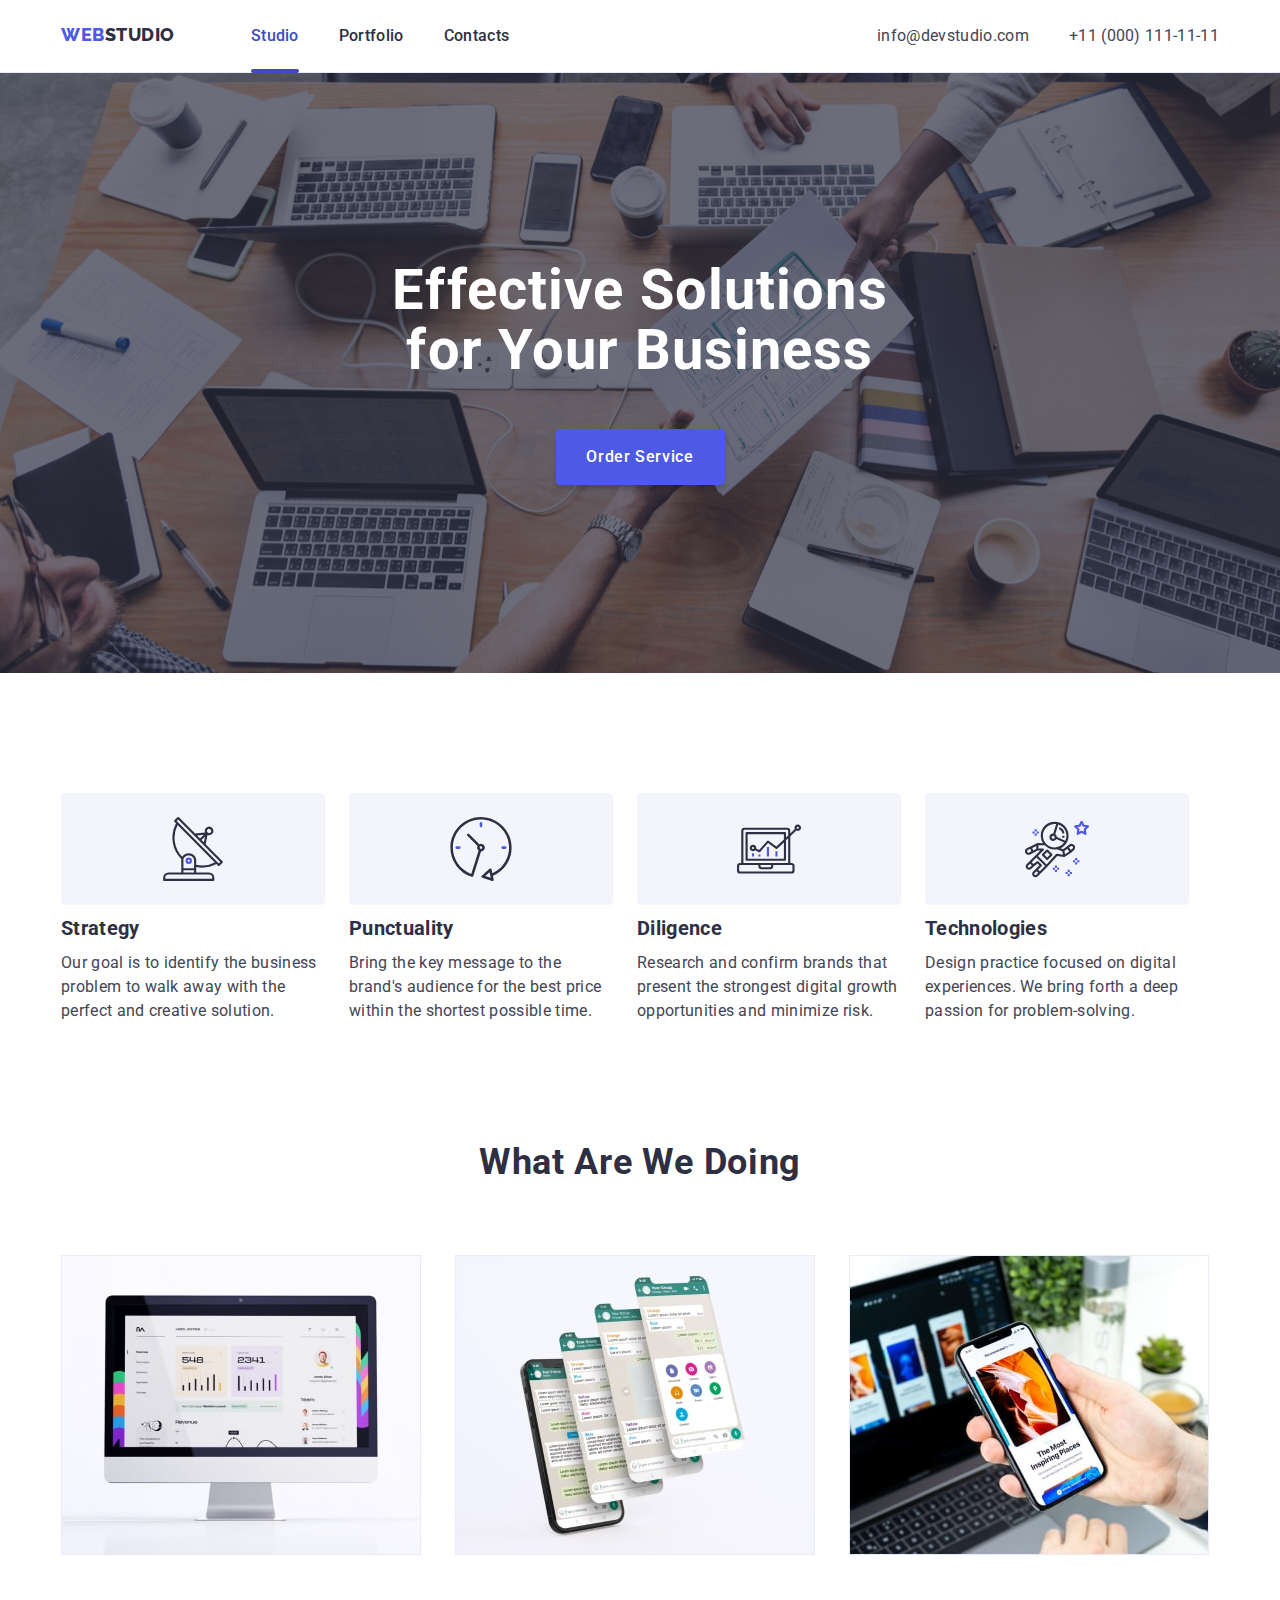
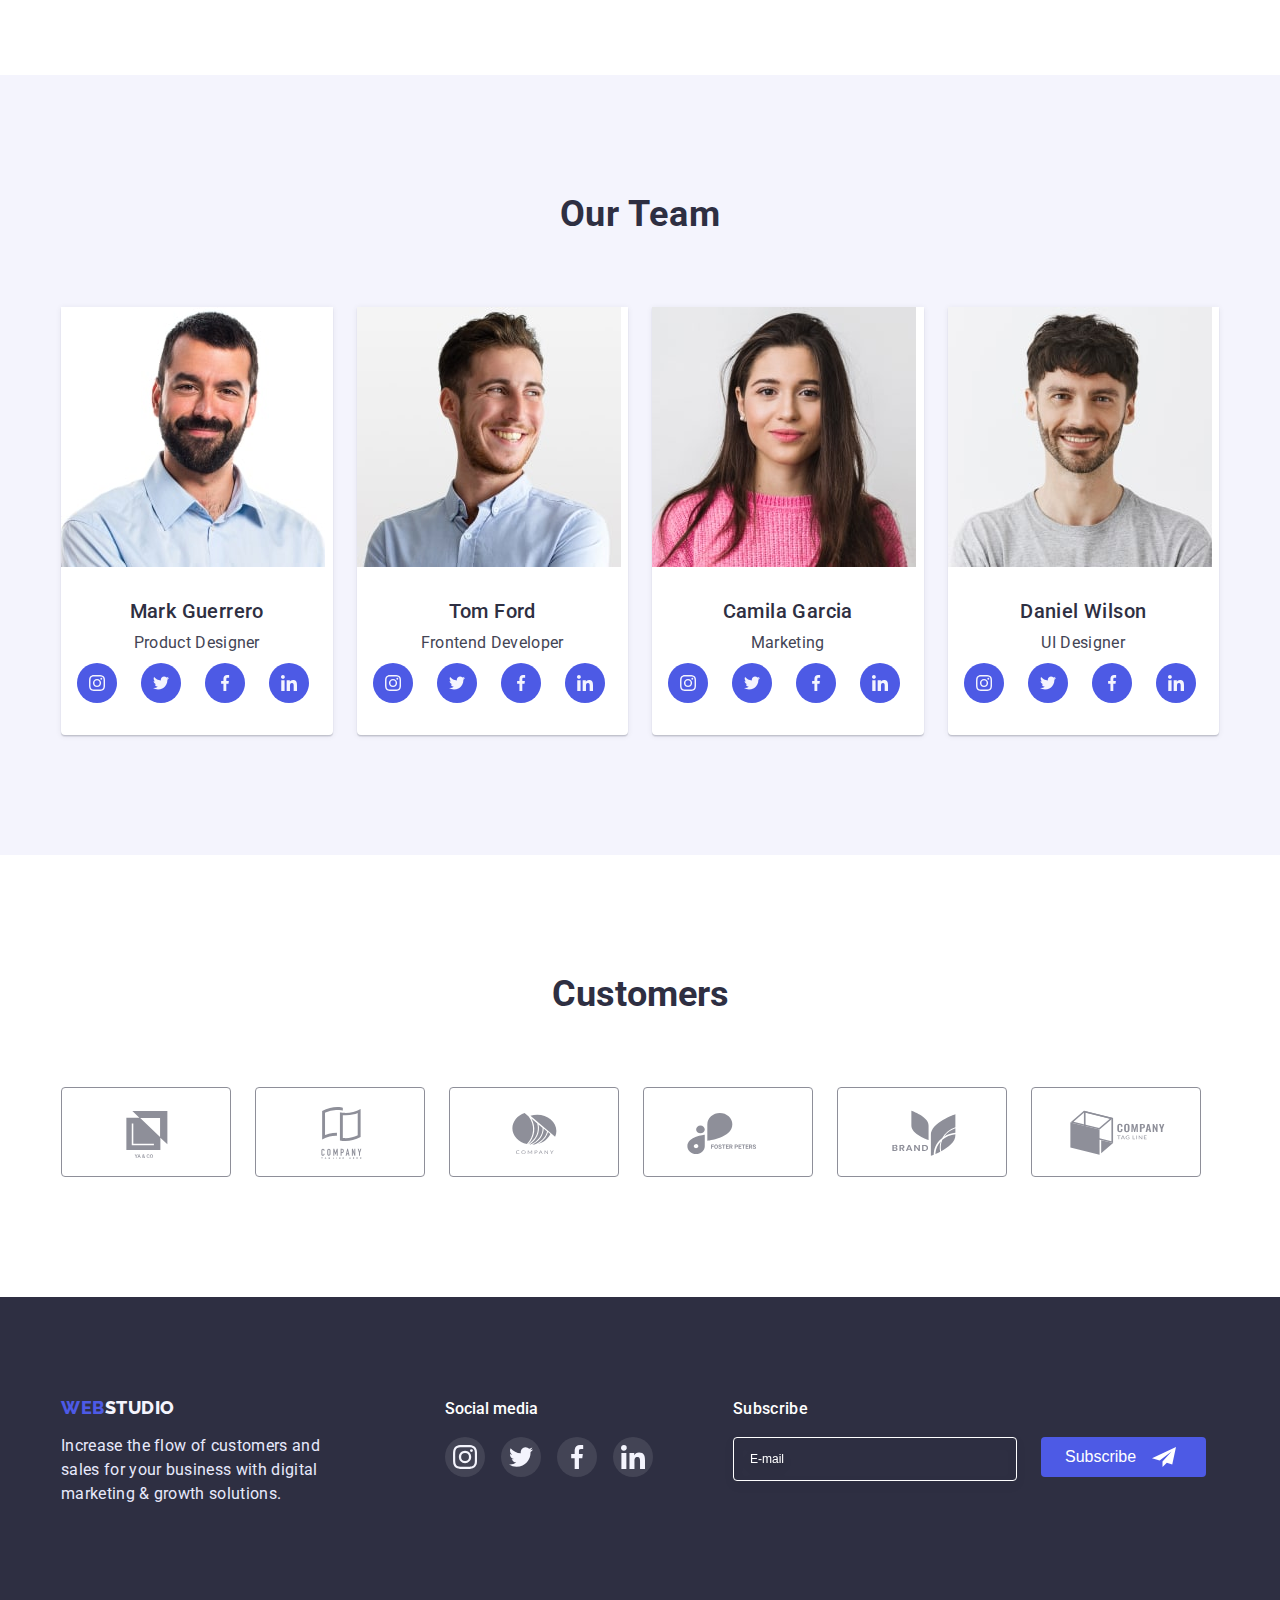
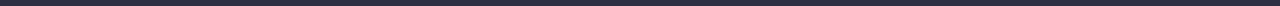
<file: index.html>
<!DOCTYPE html>
<html lang="en">
    <head>
        <meta charset="UTF-8" />
        <meta http-equiv="X-UA-Compatible" content="IE=edge" />
        <meta name="viewport" content="width=device-width, initial-scale=1.0" />
        <title>WebStusio</title>
        <link
            rel="stylesheet"
            href="https://cdnjs.cloudflare.com/ajax/libs/modern-normalize/1.1.0/modern-normalize.min.css"
            integrity="sha512-wpPYUAdjBVSE4KJnH1VR1HeZfpl1ub8YT/NKx4PuQ5NmX2tKuGu6U/JRp5y+Y8XG2tV+wKQpNHVUX03MfMFn9Q=="
            crossorigin="anonymous"
            referrerpolicy="no-referrer"
        />
        <link rel="preconnect" href="https://fonts.googleapis.com" />
        <link rel="preconnect" href="https://fonts.gstatic.com" crossorigin />
        <link href="https://fonts.googleapis.com/css2?family=Raleway:wght@800&family=Roboto:wght@400;500;700&display=swap" rel="stylesheet" />
        <link rel="stylesheet" href="./css/styles.css" />
    </head>
    <body>
        <header class="header">
            <div class="container header-container">
                <nav class="nav">
                    <a class="header-logo" href="./index.html">Web<span class="logo-sufix">Studio</span></a>
                    <ul class="nav-list">
                        <li class="nav-list-item curent"><a class="nav-list-item-link" href="./index.html">Studio</a></li>
                        <li class="nav-list-item"><a class="nav-list-item-link" href="./portfolio.html">Portfolio</a></li>
                        <li class="nav-list-item"><a class="nav-list-item-link" href="">Contacts</a></li>
                    </ul>
                </nav>
                <address class="address">
                    <ul class="address-list">
                        <li><a class="address-list-item" href="mailto:info@devstudio.com">info@devstudio.com</a></li>
                        <li><a class="address-list-item" href="tel:+110001111111">+11 (000) 111-11-11</a></li>
                    </ul>
                </address>
            </div>
        </header>
        <main>
            <section class="hero">
                <div class="container">
                    <h1 class="hero-title">Effective Solutions for Your Business</h1>
                    <button class="hero-btn btn" data-modal-open>Order Service</button>
                </div>
            </section>
            <section class="strategy">
                <div class="container">
                    <h2 class="visually-hidden">Strategy</h2>
                    <ul class="strategy-list">
                        <li class="strategy-list-item">
                            <div class="strategy-list-item-icon-container">
                                <svg class="strategy-list-item-icon">
                                    <use href="./images/icons.svg#icon-antenna"></use>
                                </svg>
                            </div>
                            <h3 class="strategy-list-item-title">Strategy</h3>
                            <p>Our goal is to identify the business problem to walk away with the perfect and creative solution.</p>
                        </li>
                        <li class="strategy-list-item">
                            <div class="strategy-list-item-icon-container">
                                <svg class="strategy-list-item-icon">
                                    <use href="./images/icons.svg#icon-clock"></use>
                                </svg>
                            </div>
                            <h3 class="strategy-list-item-title">Punctuality</h3>
                            <p>Bring the key message to the brand's audience for the best price within the shortest possible time.</p>
                        </li>
                        <li class="strategy-list-item">
                            <div class="strategy-list-item-icon-container">
                                <svg class="strategy-list-item-icon">
                                    <use href="./images/icons.svg#icon-diagram"></use>
                                </svg>
                            </div>
                            <h3 class="strategy-list-item-title">Diligence</h3>
                            <p>Research and confirm brands that present the strongest digital growth opportunities and minimize risk.</p>
                        </li>
                        <li class="strategy-list-item">
                            <div class="strategy-list-item-icon-container">
                                <svg class="strategy-list-item-icon">
                                    <use href="./images/icons.svg#icon-astronaut"></use>
                                </svg>
                            </div>
                            <h3 class="strategy-list-item-title">Technologies</h3>
                            <p>Design practice focused on digital experiences. We bring forth a deep passion for problem-solving.</p>
                        </li>
                    </ul>
                </div>
            </section>
            <section class="work">
                <div class="container">
                    <h2 class="work-title">What are we doing</h2>
                    <ul class="work-list">
                        <li class="work-list-item"><img src="./images/img1.jpg" alt="img1" width="360" /></li>
                        <li class="work-list-item"><img src="./images/img2.jpg" alt="img2" width="360" /></li>
                        <li class="work-list-item"><img src="./images/img3.jpg" alt="img3" width="360" /></li>
                    </ul>
                </div>
            </section>
            <section class="team">
                <div class="container">
                    <h2 class="team-title">Our Team</h2>
                    <ul class="team-list">
                        <li class="team-list-item">
                            <img src="./images/team1.jpg" alt="Mark" width="264" />
                            <div class="team-list-item-wrapper-text">
                                <h3 class="team-list-item-name">Mark Guerrero</h3>
                                <p class="team-list-item-role">Product Designer</p>
                                <ul class="team-list-item-wrapper-links">
                                    <li>
                                        <a href="" class="team-list-link">
                                            <svg class="team-list-link-icon">
                                                <use href="./images/icons.svg#icon-instagram"></use>
                                            </svg>
                                        </a>
                                    </li>
                                    <li>
                                        <a href="" class="team-list-link">
                                            <svg class="team-list-link-icon">
                                                <use href="./images/icons.svg#icon-twitter"></use>
                                            </svg>
                                        </a>
                                    </li>
                                    <li>
                                        <a href="" class="team-list-link">
                                            <svg class="team-list-link-icon">
                                                <use href="./images/icons.svg#icon-facebook"></use>
                                            </svg>
                                        </a>
                                    </li>
                                    <li>
                                        <a href="" class="team-list-link">
                                            <svg class="team-list-link-icon">
                                                <use href="./images/icons.svg#icon-linkedin"></use>
                                            </svg>
                                        </a>
                                    </li>
                                </ul>
                            </div>
                        </li>
                        <li class="team-list-item">
                            <img src="./images/team2.jpg" alt="Tom" width="264" />
                            <div class="team-list-item-wrapper-text">
                                <h3 class="team-list-item-name">Tom Ford</h3>
                                <p class="team-list-item-role">Frontend Developer</p>
                                <ul class="team-list-item-wrapper-links">
                                    <li>
                                        <a href="" class="team-list-link">
                                            <svg class="team-list-link-icon">
                                                <use href="./images/icons.svg#icon-instagram"></use>
                                            </svg>
                                        </a>
                                    </li>
                                    <li>
                                        <a href="" class="team-list-link">
                                            <svg class="team-list-link-icon">
                                                <use href="./images/icons.svg#icon-twitter"></use>
                                            </svg>
                                        </a>
                                    </li>
                                    <li>
                                        <a href="" class="team-list-link">
                                            <svg class="team-list-link-icon">
                                                <use href="./images/icons.svg#icon-facebook"></use>
                                            </svg>
                                        </a>
                                    </li>
                                    <li>
                                        <a href="" class="team-list-link">
                                            <svg class="team-list-link-icon">
                                                <use href="./images/icons.svg#icon-linkedin"></use>
                                            </svg>
                                        </a>
                                    </li>
                                </ul>
                            </div>
                        </li>
                        <li class="team-list-item">
                            <img src="./images/team3.jpg" alt="Camila" width="264" />
                            <div class="team-list-item-wrapper-text">
                                <h3 class="team-list-item-name">Camila Garcia</h3>
                                <p class="team-list-item-role">Marketing</p>
                                <ul class="team-list-item-wrapper-links">
                                    <li>
                                        <a href="" class="team-list-link">
                                            <svg class="team-list-link-icon">
                                                <use href="./images/icons.svg#icon-instagram"></use>
                                            </svg>
                                        </a>
                                    </li>
                                    <li>
                                        <a href="" class="team-list-link">
                                            <svg class="team-list-link-icon">
                                                <use href="./images/icons.svg#icon-twitter"></use>
                                            </svg>
                                        </a>
                                    </li>
                                    <li>
                                        <a href="" class="team-list-link">
                                            <svg class="team-list-link-icon">
                                                <use href="./images/icons.svg#icon-facebook"></use>
                                            </svg>
                                        </a>
                                    </li>
                                    <li>
                                        <a href="" class="team-list-link">
                                            <svg class="team-list-link-icon">
                                                <use href="./images/icons.svg#icon-linkedin"></use>
                                            </svg>
                                        </a>
                                    </li>
                                </ul>
                            </div>
                        </li>
                        <li class="team-list-item">
                            <img src="./images/team4.jpg" alt="Daniel" width="264" />
                            <div class="team-list-item-wrapper-text">
                                <h3 class="team-list-item-name">Daniel Wilson</h3>
                                <p class="team-list-item-role">UI Designer</p>
                                <ul class="team-list-item-wrapper-links">
                                    <li>
                                        <a href="" class="team-list-link">
                                            <svg class="team-list-link-icon">
                                                <use href="./images/icons.svg#icon-instagram"></use>
                                            </svg>
                                        </a>
                                    </li>
                                    <li>
                                        <a href="" class="team-list-link">
                                            <svg class="team-list-link-icon">
                                                <use href="./images/icons.svg#icon-twitter"></use>
                                            </svg>
                                        </a>
                                    </li>
                                    <li>
                                        <a href="" class="team-list-link">
                                            <svg class="team-list-link-icon">
                                                <use href="./images/icons.svg#icon-facebook"></use>
                                            </svg>
                                        </a>
                                    </li>
                                    <li>
                                        <a href="" class="team-list-link">
                                            <svg class="team-list-link-icon">
                                                <use href="./images/icons.svg#icon-linkedin"></use>
                                            </svg>
                                        </a>
                                    </li>
                                </ul>
                            </div>
                        </li>
                    </ul>
                </div>
            </section>
            <section class="customers">
                <div class="container">
                    <h2 class="customers-title">Customers</h2>
                    <ul class="customers-list">
                        <li>
                            <a href="" class="customers-list-item-link">
                                <svg class="customers-list-item-icon">
                                    <use href="./images/icons.svg#icon-ya-co"></use>
                                </svg>
                            </a>
                        </li>
                        <li>
                            <a href="" class="customers-list-item-link">
                                <svg class="customers-list-item-icon">
                                    <use href="./images/icons.svg#icon-tagline-here"></use>
                                </svg>
                            </a>
                        </li>
                        <li>
                            <a href="" class="customers-list-item-link">
                                <svg class="customers-list-item-icon">
                                    <use href="./images/icons.svg#icon-company"></use>
                                </svg>
                            </a>
                        </li>
                        <li>
                            <a href="" class="customers-list-item-link">
                                <svg class="customers-list-item-icon">
                                    <use href="./images/icons.svg#icon-foster-peters"></use>
                                </svg>
                            </a>
                        </li>
                        <li>
                            <a href="" class="customers-list-item-link">
                                <svg class="customers-list-item-icon">
                                    <use href="./images/icons.svg#icon-brand"></use>
                                </svg>
                            </a>
                        </li>
                        <li>
                            <a href="" class="customers-list-item-link">
                                <svg class="customers-list-item-icon">
                                    <use href="./images/icons.svg#icon-tagline"></use>
                                </svg>
                            </a>
                        </li>
                    </ul>
                </div>
            </section>
        </main>
        <footer class="footer">
            <div class="container footer-container">
                <div class="footer-left">
                    <a class="logo-footer" href="./index.html">Web<span class="logo-sufix-footer">Studio</span></a>
                    <p class="footer-text">Increase the flow of customers and sales for your business with digital marketing & growth solutions.</p>
                </div>

                <div class="footer-social">
                    <p class="footer-social-title">Social media</p>
                    <ul class="footer-social-list-links">
                        <li>
                            <a href="" class="footer-social-link">
                                <svg class="footer-social-link-icon">
                                    <use href="./images/icons.svg#icon-instagram"></use>
                                </svg>
                            </a>
                        </li>
                        <li>
                            <a href="" class="footer-social-link">
                                <svg class="footer-social-link-icon">
                                    <use href="./images/icons.svg#icon-twitter"></use>
                                </svg>
                            </a>
                        </li>
                        <li>
                            <a href="" class="footer-social-link">
                                <svg class="footer-social-link-icon">
                                    <use href="./images/icons.svg#icon-facebook"></use>
                                </svg>
                            </a>
                        </li>
                        <li>
                            <a href="" class="footer-social-link">
                                <svg class="footer-social-link-icon">
                                    <use href="./images/icons.svg#icon-linkedin"></use>
                                </svg>
                            </a>
                        </li>
                    </ul>
                </div>
                <div class="subscribe">
                    <p class="subscribe-text">Subscribe</p>
                    <form class="form-subscribe" action="form-subscribe">
                        <input class="subscribe-email" placeholder="E-mail" type="email" name="subscribe-email" id="subscribe-email" />
                        <button class="subscribe-submit" type="submit">
                            <span class="subscribe-submit-text">Subscribe</span>
                            <svg class="subscribe-submit-icon">
                                <use href="./images/icons.svg#icon-telegram"></use>
                            </svg>
                        </button>
                    </form>
                </div>
            </div>
        </footer>

        <div class="backdrop is-hidden" data-modal>
            <div class="modal">
                <button type="button" data-modal-close class="modal-close-btn">
                    <svg class="modal-close-btn-icon">
                        <use href="./images/icons.svg#icon-close-btn"></use>
                    </svg>
                </button>
                <form action="order-form" class="order-form">
                    <p class="modal-title">Leave your contacts and we will call you back</p>
                    <label for="user-name" class="order-form-label">Name</label>
                    <div class="modal-input-wraper">
                        <input type="text" name="user-name" id="user-name" class="order-form-input" />
                        <svg class="modal-input-icon">
                            <use href="./images/icons.svg#icon-person"></use>
                        </svg>
                    </div>
                    <label for="phone-number" class="order-form-label">Phone</label>
                    <div class="modal-input-wraper">
                        <input type="tel" name="phone-number" id="phone-number" class="order-form-input" />
                        <svg class="modal-input-icon">
                            <use href="./images/icons.svg#icon-phone"></use>
                        </svg>
                    </div>
                    <label for="user-email" class="order-form-label">User email</label>
                    <div class="modal-input-wraper">
                        <input type="email" name="user-email" id="user-email" class="order-form-input" />
                        <svg class="modal-input-icon">
                            <use href="./images/icons.svg#icon-email"></use>
                        </svg>
                    </div>
                    <label for="comment" class="order-form-label">Comment</label>
                    <div class="modal-input-wraper">
                        <textarea name="comment" id="comment" class="modal-comment" placeholder="Text input"> </textarea>
                    </div>
                    <div class="checkbox-wrap">
                        <input class="privacy-policy-checkbox visually-hidden" type="checkbox" name="privacy-policy" id="privacy-policy" required />
                        <svg class="checkbox-icon">
                            <use href="./images/icons.svg#icon-check-box"></use>
                        </svg>
                        <label for="privacy-policy" class="order-form-privacy-policy"
                            >I accept the terms and conditions of the&nbsp;<a href="" class="privacy-policy">Privacy Policy</a>
                        </label>
                    </div>
                    <button class="form-submit" type="submit">Send</button>
                </form>
            </div>
        </div>

        <script src="./js/modal.js"></script>
    </body>
</html>
</file>
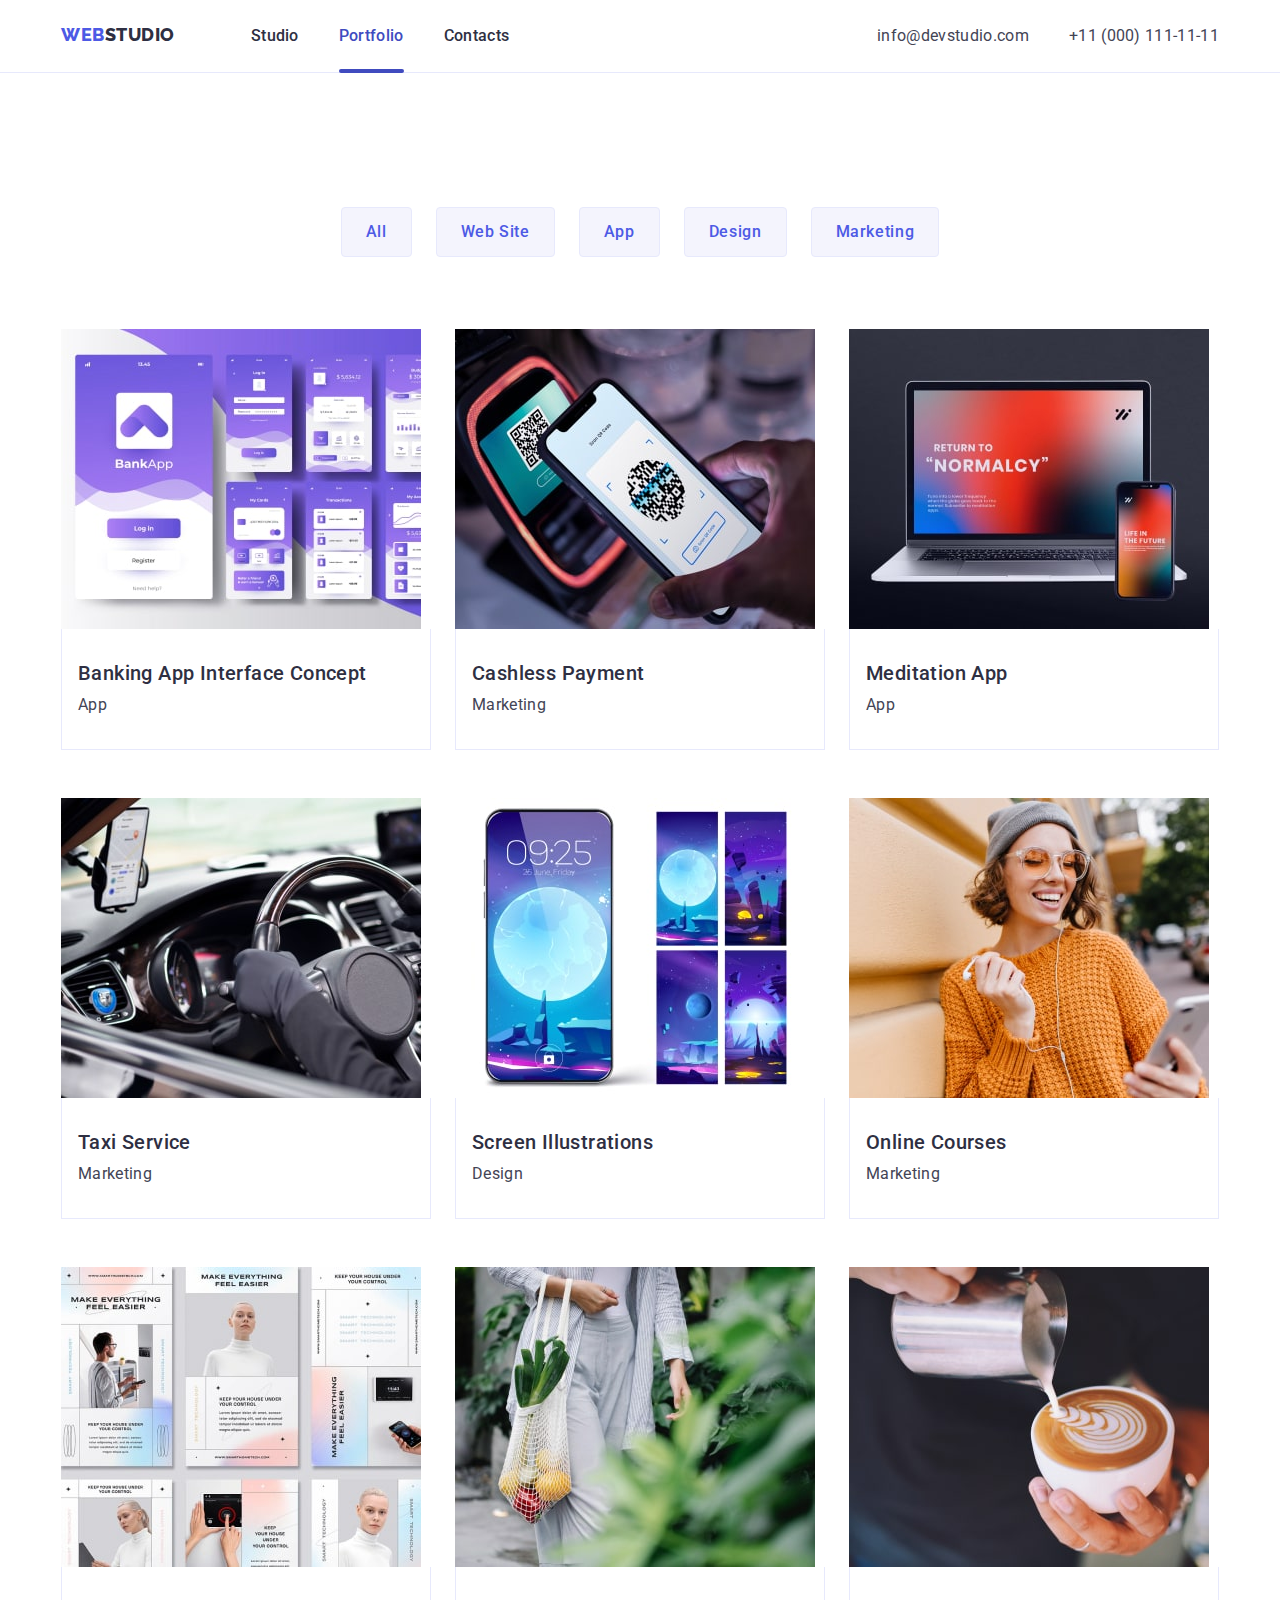
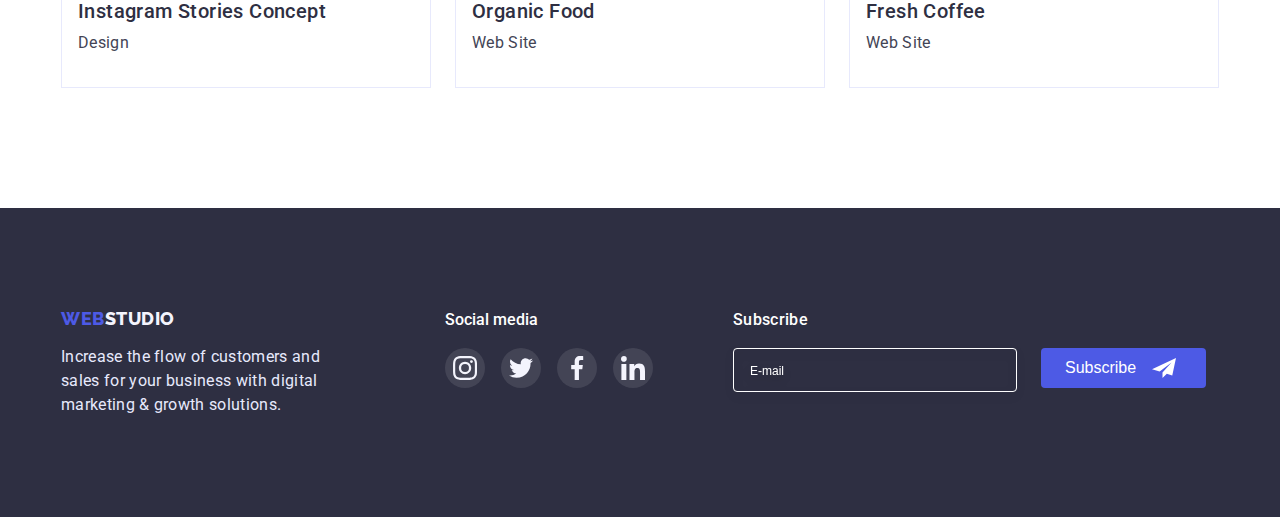
<file: portfolio.html>
<!DOCTYPE html>
<html lang="en">
    <head>
        <meta charset="UTF-8" />
        <meta http-equiv="X-UA-Compatible" content="IE=edge" />
        <meta name="viewport" content="width=device-width, initial-scale=1.0" />
        <title>WebStusio</title>
        <link
            rel="stylesheet"
            href="https://cdnjs.cloudflare.com/ajax/libs/modern-normalize/1.1.0/modern-normalize.min.css"
            integrity="sha512-wpPYUAdjBVSE4KJnH1VR1HeZfpl1ub8YT/NKx4PuQ5NmX2tKuGu6U/JRp5y+Y8XG2tV+wKQpNHVUX03MfMFn9Q=="
            crossorigin="anonymous"
            referrerpolicy="no-referrer"
        />
        <link rel="preconnect" href="https://fonts.googleapis.com" />
        <link rel="preconnect" href="https://fonts.gstatic.com" crossorigin />
        <link href="https://fonts.googleapis.com/css2?family=Raleway:wght@800&family=Roboto:wght@400;500;700&display=swap" rel="stylesheet" />
        <link rel="stylesheet" href="./css/styles.css" />
    </head>
    <body>
        <header class="header">
            <div class="container header-container">
                <nav class="nav">
                    <a class="header-logo" href="./index.html">Web<span class="logo-sufix">Studio</span></a>
                    <ul class="nav-list">
                        <li class="nav-list-item"><a class="nav-list-item-link" href="./index.html">Studio</a></li>
                        <li class="nav-list-item curent"><a class="nav-list-item-link" href="./portfolio.html">Portfolio</a></li>
                        <li class="nav-list-item"><a class="nav-list-item-link" href="">Contacts</a></li>
                    </ul>
                </nav>
                <address class="address">
                    <ul class="address-list">
                        <li><a class="address-list-item" href="mailto:info@devstudio.com">info@devstudio.com</a></li>
                        <li><a class="address-list-item" href="tel:+110001111111">+11 (000) 111-11-11</a></li>
                    </ul>
                </address>
            </div>
        </header>
        <main>
            <section class="portfolio-section">
                <div class="container">
                    <h1 class="portfolio-title">Our portfolio</h1>
                    <ul class="btn-list">
                        <li><button class="portfolio-btn-list-item btn" type="button">All</button></li>
                        <li><button class="portfolio-btn-list-item btn" type="button">Web Site</button></li>
                        <li><button class="portfolio-btn-list-item btn" type="button">App</button></li>
                        <li><button class="portfolio-btn-list-item btn" type="button">Design</button></li>
                        <li><button class="portfolio-btn-list-item btn" type="button">Marketing</button></li>
                    </ul>
                    <ul class="portfolio-list">
                        <li class="portfolio-list-item">
                            <a href="" class="portfolio-list-item-link">
                                <div class="portfolio-list-item-img-wrap">
                                    <img src="./images/portfolio/portfolio-img-1.jpg" alt="error" width="360" />
                                    <div class="portfolio-list-item-overlay">
                                        <p>
                                            14 Stylish and User-Friendly App Design Concepts · Task Manager App · Calorie Tracker App · Exotic Fruit
                                            Ecommerce App · Cloud Storage App
                                        </p>
                                    </div>
                                </div>
                                <div class="portfolio-list-item-text-wrap">
                                    <h2 class="portfolio-list-item-title">Banking App Interface Concept</h2>
                                    <p class="portfolio-list-item-subtitle">App</p>
                                </div>
                            </a>
                        </li>
                        <li class="portfolio-list-item">
                            <a href="" class="portfolio-list-item-link">
                                <div class="portfolio-list-item-img-wrap">
                                    <img src="./images/portfolio/portfolio-img-2.jpg" alt="error" width="360" />
                                    <div class="portfolio-list-item-overlay">
                                        <p>
                                            14 Stylish and User-Friendly App Design Concepts · Task Manager App · Calorie Tracker App · Exotic Fruit
                                            Ecommerce App · Cloud Storage App
                                        </p>
                                    </div>
                                </div>
                                <div class="portfolio-list-item-text-wrap">
                                    <h2 class="portfolio-list-item-title">Cashless Payment</h2>
                                    <p class="portfolio-list-item-subtitle">Marketing</p>
                                </div>
                            </a>
                        </li>
                        <li class="portfolio-list-item">
                            <a href="" class="portfolio-list-item-link">
                                <div class="portfolio-list-item-img-wrap">
                                    <img src="./images/portfolio/portfolio-img-3.jpg" alt="error" width="360" />
                                    <div class="portfolio-list-item-overlay">
                                        <p>
                                            14 Stylish and User-Friendly App Design Concepts · Task Manager App · Calorie Tracker App · Exotic Fruit
                                            Ecommerce App · Cloud Storage App
                                        </p>
                                    </div>
                                </div>
                                <div class="portfolio-list-item-text-wrap">
                                    <h2 class="portfolio-list-item-title">Meditation App</h2>
                                    <p class="portfolio-list-item-subtitle">App</p>
                                </div>
                            </a>
                        </li>
                        <li class="portfolio-list-item">
                            <a href="" class="portfolio-list-item-link">
                                <div class="portfolio-list-item-img-wrap">
                                    <img src="./images/portfolio/portfolio-img-4.jpg" alt="error" width="360" />
                                    <div class="portfolio-list-item-overlay">
                                        <p>
                                            14 Stylish and User-Friendly App Design Concepts · Task Manager App · Calorie Tracker App · Exotic Fruit
                                            Ecommerce App · Cloud Storage App
                                        </p>
                                    </div>
                                </div>
                                <div class="portfolio-list-item-text-wrap">
                                    <h2 class="portfolio-list-item-title">Taxi Service</h2>
                                    <p class="portfolio-list-item-subtitle">Marketing</p>
                                </div>
                            </a>
                        </li>
                        <li class="portfolio-list-item">
                            <a href="" class="portfolio-list-item-link">
                                <div class="portfolio-list-item-img-wrap">
                                    <img src="./images/portfolio/portfolio-img-5.jpg" alt="error" width="360" />
                                    <div class="portfolio-list-item-overlay">
                                        <p>
                                            14 Stylish and User-Friendly App Design Concepts · Task Manager App · Calorie Tracker App · Exotic Fruit
                                            Ecommerce App · Cloud Storage App
                                        </p>
                                    </div>
                                </div>
                                <div class="portfolio-list-item-text-wrap">
                                    <h2 class="portfolio-list-item-title">Screen Illustrations</h2>
                                    <p class="portfolio-list-item-subtitle">Design</p>
                                </div>
                            </a>
                        </li>
                        <li class="portfolio-list-item">
                            <a href="" class="portfolio-list-item-link">
                                <div class="portfolio-list-item-img-wrap">
                                    <img src="./images/portfolio/portfolio-img-6.jpg" alt="error" width="360" />
                                    <div class="portfolio-list-item-overlay">
                                        <p>
                                            14 Stylish and User-Friendly App Design Concepts · Task Manager App · Calorie Tracker App · Exotic Fruit
                                            Ecommerce App · Cloud Storage App
                                        </p>
                                    </div>
                                </div>
                                <div class="portfolio-list-item-text-wrap">
                                    <h2 class="portfolio-list-item-title">Online Courses</h2>
                                    <p class="portfolio-list-item-subtitle">Marketing</p>
                                </div>
                            </a>
                        </li>
                        <li class="portfolio-list-item">
                            <a href="" class="portfolio-list-item-link">
                                <div class="portfolio-list-item-img-wrap">
                                    <img src="./images/portfolio/portfolio-img-7.jpg" alt="error" width="360" />
                                    <div class="portfolio-list-item-overlay">
                                        <p>
                                            14 Stylish and User-Friendly App Design Concepts · Task Manager App · Calorie Tracker App · Exotic Fruit
                                            Ecommerce App · Cloud Storage App
                                        </p>
                                    </div>
                                </div>
                                <div class="portfolio-list-item-text-wrap">
                                    <h2 class="portfolio-list-item-title">Instagram Stories Concept</h2>
                                    <p class="portfolio-list-item-subtitle">Design</p>
                                </div>
                            </a>
                        </li>
                        <li class="portfolio-list-item">
                            <a href="" class="portfolio-list-item-link">
                                <div class="portfolio-list-item-img-wrap">
                                    <img src="./images/portfolio/portfolio-img-8.jpg" alt="error" width="360" />
                                    <div class="portfolio-list-item-overlay">
                                        <p>
                                            14 Stylish and User-Friendly App Design Concepts · Task Manager App · Calorie Tracker App · Exotic Fruit
                                            Ecommerce App · Cloud Storage App
                                        </p>
                                    </div>
                                </div>
                                <div class="portfolio-list-item-text-wrap">
                                    <h2 class="portfolio-list-item-title">Organic Food</h2>
                                    <p class="portfolio-list-item-subtitle">Web Site</p>
                                </div>
                            </a>
                        </li>
                        <li class="portfolio-list-item">
                            <a href="" class="portfolio-list-item-link">
                                <div class="portfolio-list-item-img-wrap">
                                    <img src="./images/portfolio/portfolio-img-9.jpg" alt="error" width="360" />
                                    <div class="portfolio-list-item-overlay">
                                        <p>
                                            14 Stylish and User-Friendly App Design Concepts · Task Manager App · Calorie Tracker App · Exotic Fruit
                                            Ecommerce App · Cloud Storage App
                                        </p>
                                    </div>
                                </div>
                                <div class="portfolio-list-item-text-wrap">
                                    <h2 class="portfolio-list-item-title">Fresh Coffee</h2>
                                    <p class="portfolio-list-item-subtitle">Web Site</p>
                                </div>
                            </a>
                        </li>
                    </ul>
                </div>
            </section>
        </main>
        <footer class="footer">
            <div class="container footer-container">
                <div class="footer-left">
                    <a class="logo-footer" href="./index.html">Web<span class="logo-sufix-footer">Studio</span></a>
                    <p class="footer-text">Increase the flow of customers and sales for your business with digital marketing & growth solutions.</p>
                </div>

                <div class="footer-social">
                    <p class="footer-social-title">Social media</p>
                    <ul class="footer-social-list-links">
                        <li>
                            <a href="" class="footer-social-link">
                                <svg class="footer-social-link-icon">
                                    <use href="./images/icons.svg#icon-instagram"></use>
                                </svg>
                            </a>
                        </li>
                        <li>
                            <a href="" class="footer-social-link">
                                <svg class="footer-social-link-icon">
                                    <use href="./images/icons.svg#icon-twitter"></use>
                                </svg>
                            </a>
                        </li>
                        <li>
                            <a href="" class="footer-social-link">
                                <svg class="footer-social-link-icon">
                                    <use href="./images/icons.svg#icon-facebook"></use>
                                </svg>
                            </a>
                        </li>
                        <li>
                            <a href="" class="footer-social-link">
                                <svg class="footer-social-link-icon">
                                    <use href="./images/icons.svg#icon-linkedin"></use>
                                </svg>
                            </a>
                        </li>
                    </ul>
                </div>
                <div class="subscribe">
                    <p class="subscribe-text">Subscribe</p>
                    <form class="form-subscribe" action="form-subscribe">
                        <input class="subscribe-email" placeholder="E-mail" type="email" name="subscribe-email" id="subscribe-email" />
                        <button class="subscribe-submit" type="submit">
                            <span class="subscribe-submit-text">Subscribe</span>
                            <svg class="subscribe-submit-icon">
                                <use href="./images/icons.svg#icon-telegram"></use>
                            </svg>
                        </button>
                    </form>
                </div>
            </div>
        </footer>
    </body>
</html>
</file>
<file: css/styles.css>
:root {
    --color-iris: #4d5ae5;
    --color-ocean: #404bbf;
    --color-navy-blue: #2e2f42;
    --color-green: #31d0aa;
    --color-slate: #434455;
    --color-light-slate: #8e8f99;
    --color-cornflower: #e7e9fc;
    --color-cloud: #f4f4fd;
    --color-navy-blue-modal: #2e2f42;
    --color-grey: #2e2f42;

    --time-distribution: cubic-bezier(0.4, 0, 0.2, 1);
    --time-duration: 250ms;
}

/* ?----------------------GENERAL---------------------- */
body {
    font-family: 'Roboto', sans-serif;
    color: var(--color-slate);
    margin: 0;
}

a {
    text-decoration: none;
    color: var(--color-navy-blue);
}

li {
    list-style: none;
}

.btn {
    cursor: pointer;
}

p,
h1,
h2,
h3,
h4,
h5,
h6 {
    margin: 0;
}

ul {
    padding-left: 0;
    margin: 0;
}

.container {
    width: 1158px;
    margin: 0 auto;
    padding: 0 15px;
}

.visually-hidden {
    position: absolute;
    width: 1px;
    height: 1px;
    margin: -1px;
    border: 0;
    padding: 0;

    white-space: nowrap;
    clip-path: inset(100%);
    clip: rect(0 0 0 0);
    overflow: hidden;
}

img {
    display: block;
    max-width: 100%;
    height: auto;
}

/* ?----------------------MODAL WINDOW---------------------- */

.backdrop {
    position: fixed;
    width: 100%;
    height: 100%;
    top: 0;
    left: 0;
    background: rgba(46, 47, 66, 0.4);

    transition-property: opacity, visibility;
    transition-duration: var(--time-duration);
    transition-timing-function: var(--time-distribution);
}

.backdrop.is-hidden {
    visibility: hidden;
    opacity: 0;
    pointer-events: none;
}

.backdrop.is-hidden .modal {
    transform: translate(-50%, -50%) scale(0.9);
}

.modal {
    position: absolute;
    top: 50%;
    left: 50%;
    transform: translate(-50%, -50%) scale(1);

    width: 408px;
    height: 584px;
    padding: 72px 24px 24px;

    background-color: #fcfcfc;
    box-shadow: 0px 1px 1px rgba(0, 0, 0, 0.14), 0px 1px 3px rgba(0, 0, 0, 0.12), 0px 2px 1px rgba(0, 0, 0, 0.2);
    border-radius: 4px;

    display: flex;
    flex-direction: column;

    transition-property: transform;
    transition-duration: var(--time-duration);
    transition-timing-function: var(--time-distribution);
}

.modal-close-btn {
    position: absolute;
    cursor: pointer;
    top: 24px;
    right: 24px;

    width: 24px;
    height: 24px;

    background-color: #31d0aa;
    border-radius: 50%;
    background: var(--color-cornflower);
    border: 1px solid rgba(0, 0, 0, 0.1);

    transition-property: background-color;
    transition-duration: var(--time-duration);
    transition-timing-function: var(--time-distribution);
}

.modal-close-btn:is(:hover, :focus) {
    background-color: var(--color-ocean);
}

.modal-close-btn:is(:hover, :focus) .modal-close-btn-icon {
    fill: #ffffff;
}

.modal-close-btn-icon {
    width: 8px;
    height: 8px;

    position: absolute;
    top: 50%;
    left: 50%;
    transform: translate(-50%, -50%);
}

.modal-title {
    font-weight: 500;
    font-size: 16px;
    line-height: 1.5;

    text-align: center;
    letter-spacing: 0.02em;
    color: var(--color-navy-blue);

    margin-bottom: 16px;
}

.order-form-label {
    margin-bottom: 4px;
    display: block;

    color: var(--color-light-slate);
    font-weight: 400;
    font-size: 12px;
    line-height: 1.17;
    letter-spacing: 0.04em;
}

.order-form-input {
    width: 100%;
    height: 40px;

    border: 1px solid rgba(46, 47, 66, 0.2);
    border-radius: 4px;

    padding: 0 0 0 38px;

    transition-property: border-color, fill;
    transition-duration: var(--time-duration);
    transition-timing-function: var(--time-distribution);
}

.order-form-input:focus {
    border-color: var(--color-iris);
    outline: none;
}

.modal-input-wraper {
    position: relative;
    margin-bottom: 8px;
}

.modal-input-icon {
    position: absolute;
    top: 50%;
    left: 16px;
    transform: translateY(-50%);

    width: 18px;
    height: 24px;

    fill: var(--color-navy-blue);

    transition-property: border-color, fill;
    transition-duration: var(--time-duration);
    transition-timing-function: var(--time-distribution);
}

.order-form-input:focus + .modal-input-icon {
    fill: var(--color-iris);
}

.modal-comment {
    outline: none;
    resize: none;
    width: 100%;
    height: 120px;
    padding: 8px 16px;

    border: 1px solid rgba(46, 47, 66, 0.2);
    border-radius: 4px;

    transition-property: border-color, fill;
    transition-duration: var(--time-duration);
    transition-timing-function: var(--time-distribution);
}

.modal-comment:focus {
    border-color: var(--color-iris);
    outline: none;
}

.order-form-privacy-policy {
    user-select: none;

    font-family: 'Roboto';
    font-style: normal;
    font-weight: 400;
    font-size: 12px;
    line-height: 1.17;
    letter-spacing: 0.04em;
    color: var(--color-light-slate);

    display: flex;
    align-items: center;
}

.order-form-privacy-policy::before {
    content: '';
    display: block;
    cursor: pointer;

    width: 16px;
    height: 16px;

    border: 1px solid var(--color-navy-blue);
    border-radius: 2px;

    margin-right: 8px;
}

.order-form-privacy-policy > .privacy-policy {
    color: var(--color-iris);
    text-decoration: underline;
}

.checkbox-wrap {
    position: relative;
    margin-bottom: 24px;
}

.checkbox-icon {
    position: absolute;
    top: 0;
    left: 0;
    cursor: pointer;
    pointer-events: none;

    width: 16px;
    height: 16px;
    opacity: 0;

    transition-property: opacity;
    transition-duration: var(--time-duration);
    transition-timing-function: var(--time-distribution);
}

.privacy-policy-checkbox:checked + .checkbox-icon {
    opacity: 1;
}

.form-submit {
    cursor: pointer;

    width: 169px;
    height: 56px;

    display: block;
    margin: 0 auto;

    font-weight: 500;
    font-size: 16px;
    line-height: 1.5;
    letter-spacing: 0.04em;
    color: var(--color-cloud);
    background-color: var(--color-iris);
    box-shadow: 0px 4px 4px rgba(0, 0, 0, 0.15);
    border-radius: 4px;
    border: none;

    transition-property: background-color;
    transition-duration: var(--time-duration);
    transition-timing-function: var(--time-distribution);
}

.form-submit:is(:hover, :focus) {
    background-color: #404bbf;
}

/* ?----------------------HEADER---------------------- */

.header {
    border-bottom: var(--color-cornflower) solid 1px;
    padding: 24px 0;
}

.header-container {
    display: flex;
    justify-content: space-between;
}

.nav {
    display: flex;
}

.nav-list {
    display: flex;
    gap: 40px;
}

.nav-list-item {
    position: relative;
}

.curent::after {
    content: '';

    display: block;

    position: absolute;
    bottom: -25px;

    width: 100%;
    height: 4px;
    background-color: var(--color-ocean);
    border-radius: 2px;
    transition: 250ms;
}

.nav-list-item.curent > a {
    color: var(--color-ocean);
}

.header-logo {
    font-family: 'Raleway', sans-serif;
    font-weight: 800;
    font-size: 18px;
    line-height: 1.17;
    letter-spacing: 0.03em;
    text-transform: uppercase;
    color: var(--color-iris);
    margin-right: 76px;
}

.logo-sufix {
    color: var(--color-navy-blue);
}

.nav-list-item-link {
    font-weight: 500;
    font-size: 16px;
    line-height: 1.5;
    letter-spacing: 0.02em;

    transition-property: color;
    transition-duration: var(--time-duration);
    transition-timing-function: var(--time-distribution);
}

.nav-list-item-link:is(:hover, :focus) {
    color: var(--color-ocean);
}

.address {
    font-style: normal;
}

.address-list {
    display: flex;
    gap: 40px;
}

.address-list-item {
    font-style: normal;
    line-height: 1.5;
    letter-spacing: 0.02em;
    color: var(--color-slate);

    transition-property: color;
    transition-duration: var(--time-duration);
    transition-timing-function: var(--time-distribution);
}

.address-list-item:is(:hover, :focus) {
    color: var(--color-ocean);
}

/* ?----------------------HERO---------------------- */
.hero {
    background-color: var(--color-navy-blue);
    background-image: linear-gradient(rgba(46, 47, 66, 0.7), rgba(46, 47, 66, 0.7)), url(../images/hero-bg.jpg);
    background-repeat: no-repeat;
    background-size: cover;
    max-width: 1440px;
    padding: 188px 0;
    margin: 0 auto;
}

.hero-title {
    font-size: 56px;
    line-height: 1.07;
    text-align: center;
    letter-spacing: 0.02em;
    color: #ffffff;
    width: 496px;

    margin: 0 auto;
    margin-bottom: 48px;
}

.hero-btn {
    background: var(--color-iris);
    box-shadow: 0px 4px 4px rgba(0, 0, 0, 0.15);
    border-radius: 4px;
    border: none;

    font-family: 'Roboto', sans-serif;
    font-weight: 500;
    font-size: 16px;
    line-height: 1.5;
    letter-spacing: 0.04em;
    color: #ffffff;
    width: 169px;
    height: 56px;
    display: block;
    margin: 0 auto;

    transition-property: background-color;
    transition-duration: var(--time-duration);
    transition-timing-function: var(--time-distribution);
}

.hero-btn:is(:hover, :focus) {
    background-color: var(--color-ocean);
}

/* ?----------------------STRATEGY---------------------- */

.strategy {
    padding: 120px 0;
}

.strategy-list {
    display: flex;
    gap: 24px;
}

.strategy-list-item {
    line-height: 1.5;
    letter-spacing: 0.02em;
    color: var(--color-slate);
    width: 264px;
}

.strategy-list-item-icon-container {
    background-color: var(--color-cloud);
    padding: 24px 0;
    display: flex;
    justify-content: center;
    align-items: center;
    border-radius: 4px;
}

.strategy-list-item-icon {
    width: 64px;
    height: 64px;
}

.strategy-list-item-title {
    margin: 8px 0;
    font-size: 20px;
    color: var(--color-navy-blue);
}

/* ?----------------------WORK---------------------- */

.work {
    padding-bottom: 120px;
}

.work-title {
    font-size: 36px;
    line-height: 1.11;
    text-align: center;
    letter-spacing: 0.02em;
    text-transform: capitalize;
    color: var(--color-navy-blue);
    margin-bottom: 72px;
}

.work-list {
    display: flex;
    gap: 24px;
}

.work-list-item {
    width: calc((100% - 24px * 2) / 3);
}

/* ?----------------------TEAM---------------------- */

.team {
    background-color: var(--color-cloud);
    padding: 120px 0;
}

.team-title {
    font-size: 36px;
    line-height: 1.11;
    text-align: center;
    letter-spacing: 0.02em;
    text-transform: capitalize;
    color: var(--color-navy-blue);
    margin-bottom: 72px;
}

.team-list {
    display: flex;
    gap: 24px;
    justify-content: center;
}

.team-list-item {
    background-color: #ffffff;
    box-shadow: 0px 1px 6px rgba(46, 47, 66, 0.08), 0px 1px 1px rgba(46, 47, 66, 0.16), 0px 2px 1px rgba(46, 47, 66, 0.08);
    border-radius: 0px 0px 4px 4px;
    width: calc((100% - 24px * 3) / 4);
}

.team-list-item-wrapper-text {
    padding: 32px 16px;
}

.team-list-item-name {
    font-weight: 500;
    font-size: 20px;
    line-height: 1.2;
    text-align: center;
    letter-spacing: 0.02em;
    color: var(--color-navy-blue);

    margin-bottom: 8px;
}

.team-list-item-role {
    line-height: 1.5;
    text-align: center;
    letter-spacing: 0.02em;
    color: var(--color-slate);

    margin-bottom: 8px;
}

/** Links */

.team-list-item-wrapper-links {
    display: flex;
    gap: 24px;
}

.team-list-link {
    width: 40px;
    height: 40px;
    display: flex;
    justify-content: center;
    border-radius: 50%;
    align-items: center;
    background-color: var(--color-iris);
    border-radius: 50%;
    fill: var(--color-cloud);

    transition-property: background-color;
    transition-duration: var(--time-duration);
    transition-timing-function: var(--time-distribution);
}

.team-list-link:hover {
    background-color: var(--color-ocean);
}

.team-list-link-icon {
    width: 16px;
    height: 16px;
}

/* ?----------------------CUSTOMERS---------------------- */

.customers {
    padding: 120px 0;
}

.customers-title {
    margin-bottom: 72px;
    color: var(--color-navy-blue);
    font-style: normal;
    font-weight: 700;
    font-size: 36px;
    line-height: 1.11;
    text-align: center;
}

.customers-list {
    display: flex;
    gap: 24px;
}

.customers-list-item-link {
    width: 168px;
    height: 88px;
    border: 1px solid var(--color-light-slate);
    border-radius: 4px;
    fill: var(--color-light-slate);

    display: flex;
    justify-content: center;
    align-items: center;

    transition-property: fill, border-color;
    transition-duration: var(--time-duration);
    transition-timing-function: var(--time-distribution);
}

.customers-list-item-link:is(:hover, :focus) {
    fill: var(--color-ocean);
    border-color: var(--color-ocean);
}

.customers-list-item-icon {
    width: 104px;
    height: 56px;
}

/* ?----------------------FOOTER---------------------- */

.footer {
    background-color: var(--color-navy-blue);
    padding: 100px 0;
}

.footer-container {
    display: flex;
}

.logo-footer {
    font-family: 'Raleway', sans-serif;
    font-style: normal;
    font-weight: 800;
    font-size: 18px;
    line-height: 1.17;
    letter-spacing: 0.03em;
    text-transform: uppercase;

    color: var(--color-iris);
}

.footer-text {
    margin-top: 16px;
    line-height: 1.5;
    letter-spacing: 0.02em;
    color: var(--color-cornflower);
    width: 264px;
}

.logo-sufix-footer {
    color: var(--color-cloud);
}

.footer-left {
    margin-right: 120px;
}

.footer-social {
    margin-right: 80px;
}

.footer-social-title {
    font-weight: 500;
    font-size: 16px;
    line-height: 1.5;
    color: #ffffff;

    margin-bottom: 16px;
}

.footer-social-list-links {
    display: flex;
    justify-content: center;
    align-items: center;
    gap: 16px;
}

.footer-social-link {
    width: 40px;
    height: 40px;
    background-color: rgba(255, 255, 255, 0.1);
    border-radius: 50%;
    fill: var(--color-cloud);

    display: flex;
    justify-content: center;
    align-items: center;

    transition-property: background-color;
    transition-duration: var(--time-duration);
    transition-timing-function: var(--time-distribution);
}

.footer-social-link:is(:hover, :focus) {
    background-color: var(--color-green);
}

.footer-social-link-icon {
    width: 24px;
    height: 24px;
    fill: var(--color-cloud);
}

.subscribe-text {
    font-weight: 500;
    font-size: 16px;
    line-height: 1.5;
    letter-spacing: 0.02em;
    color: #ffffff;

    margin-bottom: 16px;
}

.form-subscribe {
    display: flex;
    gap: 24px;
    justify-content: center;
}
.subscribe-email {
    width: 264px;
    height: 40px;

    padding-left: 16px;

    border: 1px solid #ffffff;
    filter: drop-shadow(0px 4px 4px rgba(0, 0, 0, 0.15));
    border-radius: 4px;
    color: #ffffff;
    background-color: transparent;
    outline: none;
}

.subscribe-email::placeholder {
    color: white;
    font-weight: 400;
    font-size: 12px;
    line-height: 2;

    transition-property: color;
    transition-duration: var(--time-duration);
    transition-timing-function: var(--time-distribution);
}

.subscribe-email:focus::placeholder {
    color: rgb(155, 152, 152);
}

.subscribe-submit {
    cursor: pointer;
    display: flex;
    gap: 16px;

    width: 165px;
    height: 40px;

    padding: 8px 24px;

    background-color: var(--color-iris);
    border-radius: 4px;
    border: none;

    transition-property: background-color;
    transition-duration: var(--time-duration);
    transition-timing-function: var(--time-distribution);
}

.subscribe-submit:is(:hover, :focus) {
    background-color: var(--color-ocean);
}

.subscribe-submit-text {
    font-weight: 500;
    font-size: 16px;
    line-height: 1.5;
    color: #ffffff;
}

.subscribe-submit-icon {
    width: 24px;
    height: 24px;

    fill: #ffffff;
}

/* ?----------------------PORTFOLIO---------------------- */

.portfolio-section {
    padding: 96px 0 120px;
}

.portfolio-title {
    visibility: hidden;
}

.btn-list {
    margin-bottom: 72px;
    display: flex;
    gap: 24px;
    justify-content: center;
}

.portfolio-btn-list-item {
    padding: 12px 24px 12px 24px;
    background: var(--color-cloud);
    border: 1px solid var(--color-cornflower);
    border-radius: 4px;
    color: var(--color-iris);
    font-family: 'Roboto', sans-serif;
    font-style: normal;
    font-weight: 500;
    font-size: 16px;
    line-height: 1.5;
    letter-spacing: 0.04em;

    transition-property: background-color, box-shadow, color;
    transition-duration: var(--time-duration);
    transition-timing-function: var(--time-distribution);
}

.portfolio-btn-list-item:is(:hover, :focus) {
    background-color: var(--color-ocean);
    box-shadow: 0px 3px 1px rgba(0, 0, 0, 0.1), 0px 2px 1px rgba(0, 0, 0, 0.08), 0px 2px 2px rgba(0, 0, 0, 0.12);

    color: #ffffff;
    border-color: transparent;
}

.portfolio-list {
    display: flex;
    flex-wrap: wrap;
    gap: 48px 24px;
    justify-content: center;
    justify-items: center;
}

.portfolio-list-item {
    width: calc((100% - 2 * 24px) / 3);
}

.portfolio-list-item-link {
    display: block;

    transition-property: box-shadow;
    transition-duration: var(--time-duration);
    transition-timing-function: var(--time-distribution);
}

.portfolio-list-item-link:is(:hover, :focus) {
    box-shadow: 0px 1px 6px rgba(46, 47, 66, 0.08), 0px 1px 1px rgba(46, 47, 66, 0.16), 0px 2px 1px rgba(46, 47, 66, 0.08);
}

.portfolio-list-item-img-wrap {
    position: relative;
    overflow: hidden;
}

.portfolio-list-item:hover .portfolio-list-item-overlay {
    transform: translateY(0);
}

.portfolio-list-item-overlay {
    position: absolute;
    top: 0;
    left: 0;
    transform: translateY(100%);

    width: 100%;
    height: 100%;

    background-color: var(--color-iris);
    color: var(--color-cloud);
    padding: 40px 32px 164px;
    transition: transform var(--time-duration) var(--time-distribution);
}

.portfolio-list-item-text-wrap {
    border: 1px solid var(--color-cornflower);
    border-top: none;
    padding: 32px 0 32px 16px;
}

.portfolio-list-item-title {
    font-size: 20px;
    line-height: 1.2;
    font-weight: 500;
    letter-spacing: 0.02em;
    margin-bottom: 8px;
}

.portfolio-list-item-subtitle {
    color: var(--color-slate);
    line-height: 1.5;
    letter-spacing: 0.02em;
}
</file>
